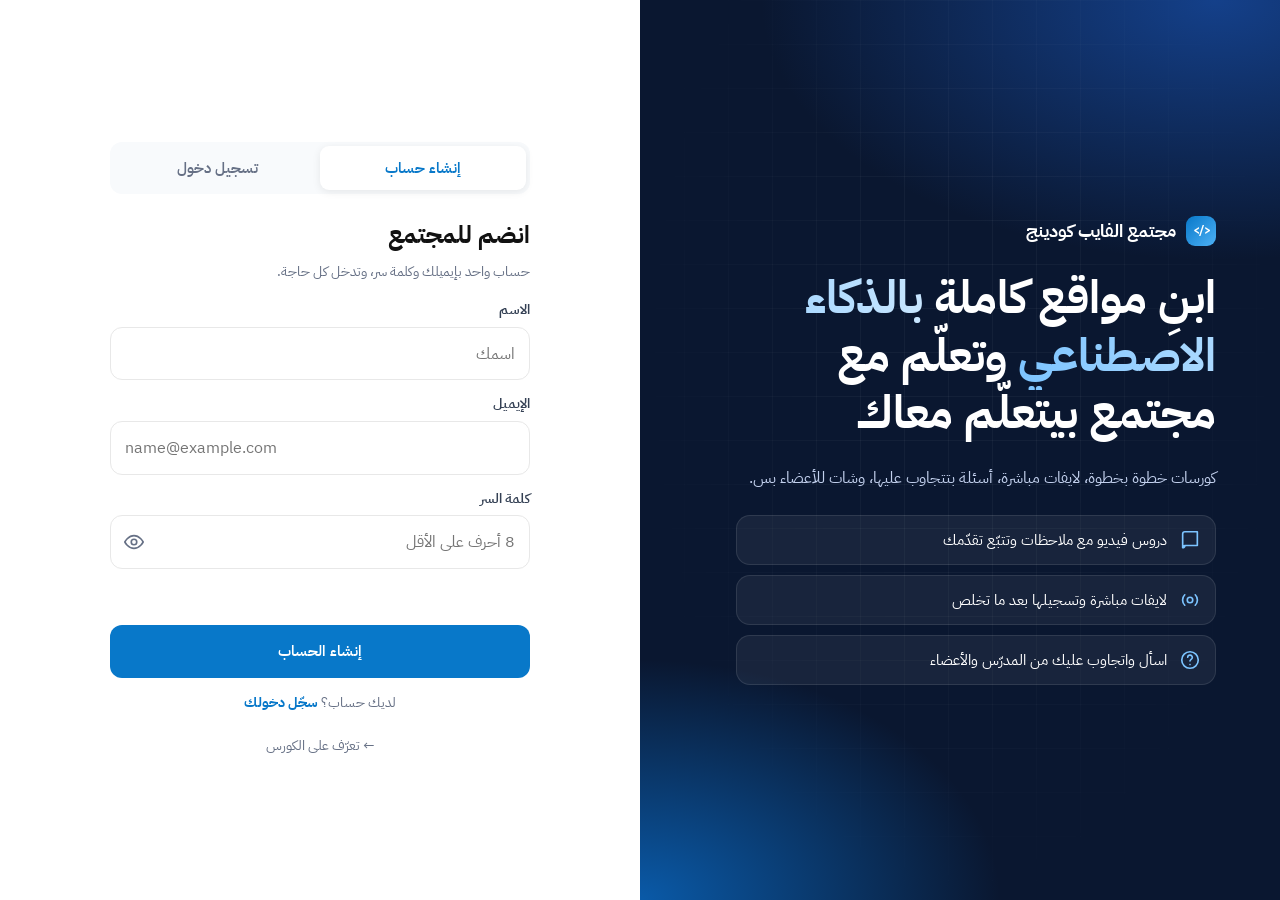
<file: login.html>
<!DOCTYPE html>
<html lang="ar" dir="rtl"><head><meta charset="UTF-8"><meta name="viewport" content="width=device-width, initial-scale=1">
<title>تسجيل الدخول | مجتمع الفايب كودينج</title><meta name="robots" content="noindex, nofollow"><meta name="theme-color" content="#0A1730">
<link rel="icon" href="favicon.svg" type="image/svg+xml">
<link rel="preconnect" href="https://fonts.googleapis.com"><link rel="preconnect" href="https://fonts.gstatic.com" crossorigin>
<link href="https://fonts.googleapis.com/css2?family=IBM+Plex+Sans+Arabic:wght@400;500;600;700;800&display=swap" rel="stylesheet">
<link rel="stylesheet" href="plat.css"></head>
<body class="plt"><div class="au">
 <section class="au-b">
  <a class="logo" href="login"><span class="logo-mark"></span><span>مجتمع الفايب كودينج</span></a>
  <h1>ابنِ مواقع كاملة <b>بالذكاء الاصطناعي</b> وتعلّم مع مجتمع بيتعلّم معاك</h1>
  <p>كورسات خطوة بخطوة، لايفات مباشرة، أسئلة بتتجاوب عليها، وشات للأعضاء بس.</p>
  <div class="au-f">
   <div><svg viewBox="0 0 24 24"><path d="M4 5.5A2.5 2.5 0 016.5 3H20v15H6.5A2.5 2.5 0 004 20.5zM4 20.5A2.5 2.5 0 006.5 18"/></svg>دروس فيديو مع ملاحظات وتتبّع تقدّمك</div>
   <div><svg viewBox="0 0 24 24"><circle cx="12" cy="12" r="3"/><path d="M6.3 6.3a8 8 0 000 11.4M17.7 6.3a8 8 0 010 11.4"/></svg>لايفات مباشرة وتسجيلها بعد ما تخلص</div>
   <div><svg viewBox="0 0 24 24"><circle cx="12" cy="12" r="9"/><path d="M9.5 9a2.5 2.5 0 115 .5c0 1.5-2.5 2-2.5 3.5M12 17h.01"/></svg>اسأل واتجاوب عليك من المدرّس والأعضاء</div>
  </div>
 </section>
 <section class="au-p"><div class="au-c" id="card">
  <div class="vc-tabs" role="tablist"><button id="tS" class="on" role="tab">إنشاء حساب</button><button id="tL" role="tab">تسجيل دخول</button></div>
  <div id="vS"><h2>انضم للمجتمع</h2><p class="muted" style="font-size:14px">حساب واحد بإيميلك وكلمة سر، وتدخل كل حاجة.</p>
   <form id="fS" novalidate>
    <div class="vc-f"><label for="sn">الاسم</label><input id="sn" autocomplete="name" maxlength="40" placeholder="اسمك"></div>
    <div class="vc-f"><label for="se">الإيميل</label><input id="se" type="email" inputmode="email" autocomplete="email" dir="ltr" placeholder="name@example.com"></div>
    <div class="vc-f"><label for="sp">كلمة السر</label><div class="vc-pw"><input id="sp" type="password" autocomplete="new-password" placeholder="8 أحرف على الأقل"><button type="button" class="vc-eye" data-eye="sp" aria-label="إظهار كلمة السر"></button></div></div>
    <div id="cfs"></div><div class="vc-er" id="eS" role="alert"></div>
    <button class="btn btn-p" id="bS" type="submit">إنشاء الحساب</button></form></div>
  <div id="vL" hidden><h2>أهلًا بعودتك</h2><p class="muted" style="font-size:14px">سجّل دخولك وكمّل من مكان ما وقفت.</p>
   <form id="fL" novalidate>
    <div class="vc-f"><label for="le">الإيميل</label><input id="le" type="email" inputmode="email" autocomplete="email" dir="ltr" placeholder="name@example.com"></div>
    <div class="vc-f"><label for="lp">كلمة السر</label><div class="vc-pw"><input id="lp" type="password" autocomplete="current-password"><button type="button" class="vc-eye" data-eye="lp" aria-label="إظهار كلمة السر"></button></div></div>
    <div id="cfl"></div><div class="vc-er" id="eL" role="alert"></div>
    <button class="btn btn-p" id="bL" type="submit">دخول</button></form></div>
  <div class="vc-ok" id="ok" hidden></div><p class="vc-sw" id="sw"></p>
  <a class="au-bk" id="bk" href="#">← تعرّف على الكورس</a>
 </div></section>
</div>
<script src="config.js"></script><script src="vibe.js"></script>
<script>
const EYE='<svg width="22" height="22" viewBox="0 0 24 24" fill="none" stroke="currentColor" stroke-width="1.8" stroke-linecap="round" stroke-linejoin="round"><path d="M2 12s3.6-7 10-7 10 7 10 7-3.6 7-10 7S2 12 2 12z"/><circle cx="12" cy="12" r="3"/></svg>',
 EYEOFF='<svg width="22" height="22" viewBox="0 0 24 24" fill="none" stroke="currentColor" stroke-width="1.8" stroke-linecap="round" stroke-linejoin="round"><path d="M2 12s3.6-7 10-7 10 7 10 7-3.6 7-10 7S2 12 2 12z"/><circle cx="12" cy="12" r="3"/><path d="M3 3l18 18"/></svg>';

if(VU()&&VU().token)location.replace('courses');
$('#bk').href=MAIN_VIBE;
$$('[data-eye]').forEach(b=>{b.innerHTML=EYE;b.onclick=()=>{const i=$('#'+b.dataset.eye),s=i.type==='password';i.type=s?'text':'password';b.innerHTML=s?EYEOFF:EYE}});
function mode(m){const l=m==='login';$('#vS').hidden=l;$('#vL').hidden=!l;$('#tS').classList.toggle('on',!l);$('#tL').classList.toggle('on',l);$('#ok').hidden=true;
 $('#sw').innerHTML=l?'ليس لديك حساب؟ <a href="#signup">أنشئ حسابًا</a>':'لديك حساب؟ <a href="#login">سجّل دخولك</a>';
 if(CF)(l?cfShow('l','#cfl'):cfShow('s','#cfs'))}
$('#tS').onclick=()=>{location.hash='signup'};$('#tL').onclick=()=>{location.hash='login'};
const route=()=>mode(location.hash==='#login'?'login':'signup');
addEventListener('hashchange',route);route();
if(CF){const sc=document.createElement('script');sc.src='https://challenges.cloudflare.com/turnstile/v0/api.js?render=explicit&onload=cfReady';sc.async=true;document.head.appendChild(sc);window.cfReady=()=>route()}
const okMail=v=>/^[^\s@]+@[^\s@]+\.[^\s@]{2,}$/.test(v);
const fail=(el,t)=>{el.textContent=t;const c=$('#card');c.classList.remove('sh');void c.offsetWidth;c.classList.add('sh')};
async function act(btn,er,fn){er.textContent='';btn.disabled=true;try{await fn()}catch(e){fail(er,vmsg(e))}finally{btn.disabled=false}}
const enter=async(j,name)=>{const nm=await ensureMember(j,name);setVU({id:j.user.id,name:nm,email:j.user.email,token:j.access_token,refresh:j.refresh_token});location.replace('courses')};
$('#fS').addEventListener('submit',e=>{e.preventDefault();const name=$('#sn').value.trim(),email=$('#se').value.trim().toLowerCase(),pw=$('#sp').value,er=$('#eS');
 if(name.length<2)return fail(er,'اكتب اسمك (حرفين على الأقل).');
 if(!okMail(email))return fail(er,'اكتب إيميل صحيح.');
 if(/@academy-users\.com$/i.test(email))return fail(er,'استخدم إيميلك الشخصي.');
 if(pw.length<8)return fail(er,'كلمة السر لازم تكون 8 أحرف على الأقل.');
 act($('#bS'),er,async()=>{const j=await vauth('/auth/v1/signup',{email,password:pw,data:{name,vibe:true}},'s');
  if(j.access_token&&j.user)return enter(j,name);
  $('#vS').hidden=true;const ok=$('#ok');ok.hidden=false;ok.textContent='تم إنشاء الحساب. افتح بريدك ('+email+') واضغط على رابط التأكيد، بعدها سجّل دخولك من هنا.';
  $('#sw').innerHTML='<a href="#login">تسجيل الدخول</a>'})});
$('#fL').addEventListener('submit',e=>{e.preventDefault();const email=$('#le').value.trim().toLowerCase(),pw=$('#lp').value,er=$('#eL');
 if(!okMail(email)||!pw)return fail(er,'اكتب الإيميل وكلمة السر.');
 act($('#bL'),er,async()=>{const j=await vauth('/auth/v1/token?grant_type=password',{email,password:pw},'l');
  await enter(j,(j.user.user_metadata&&j.user.user_metadata.name)||email.split('@')[0])})});
</script></body></html>
</file>
<file: plat.css>
/* ===== قسم الفايب كودينج: صفحة الهبوط + التسجيل + المجتمع ===== */
:root{--bl:#0878C9;--bd:#075B98;--tx:#111;--mu:#667085;--bo:#E8E8E8;--soft:#F8FAFC;--w:#fff;--nv:#0A1730;--nv2:#0E2347;--ok:#12b76a;--rd:#ef4444}
*{box-sizing:border-box;margin:0;padding:0}
html{scroll-behavior:smooth}
body{font-family:"IBM Plex Sans Arabic","Noto Sans Arabic",Tahoma,sans-serif;color:var(--tx);background:var(--soft);line-height:1.8;overflow-x:hidden;-webkit-font-smoothing:antialiased;-webkit-tap-highlight-color:transparent}
a{color:inherit;text-decoration:none}button{font:inherit;cursor:pointer;background:none;border:0;color:inherit}
input,textarea,select{font:inherit;color:inherit}
:focus-visible{outline:2px solid var(--bl);outline-offset:3px;border-radius:6px}
.muted{color:var(--mu)}
[hidden]{display:none!important}
.btn{display:inline-flex;align-items:center;justify-content:center;gap:8px;padding:11px 22px;border-radius:12px;font-weight:600;font-size:15px;transition:transform .2s,background .2s,border-color .2s,opacity .2s}
.btn:hover{transform:translateY(-2px)}.btn:disabled{opacity:.6;pointer-events:none}
.btn-p{background:var(--bl);color:#fff}.btn-p:hover{background:var(--bd)}
.btn-o{border:1px solid var(--bo);background:#fff}.btn-o:hover{border-color:var(--bl);color:var(--bl)}
.btn-r{background:#fef3f2;color:#b42318;border:1px solid #fecdca}
.btn-s{padding:6px 14px;font-size:13px;border-radius:9px}


.grid{display:grid;grid-template-columns:repeat(auto-fill,minmax(270px,1fr));gap:14px;margin-top:10px}
.empty{text-align:center;color:var(--mu);padding:36px 12px;background:#fff;border:1px dashed var(--bo);border-radius:18px}
.sk{border-radius:16px;background:linear-gradient(90deg,#eef2f6 25%,#f7f9fb 37%,#eef2f6 63%);background-size:400% 100%;animation:sk 1.4s infinite}@keyframes sk{from{background-position:100% 0}to{background-position:0 0}}
.chip{display:inline-block;padding:2px 10px;border-radius:99px;font-size:12px;font-weight:700;background:#e6f2fb;color:var(--bd)}
.chip.g{background:#ecfdf3;color:#067647}.chip.r{background:#fef3f2;color:#b42318}.chip.y{background:#fffaeb;color:#b54708}
.bar{height:7px;border-radius:99px;background:#e9eef4;overflow:hidden}.bar i{display:block;height:100%;background:linear-gradient(90deg,var(--bl),#4db1f5);border-radius:99px;transition:width .5s}


/* الأسئلة */
.fm{display:flex;flex-direction:column;gap:10px}
.fm input,.fm textarea,.fm select{width:100%;padding:11px 14px;border:1px solid var(--bo);border-radius:12px;background:#fff;font-size:15px}
.fm input:focus,.fm textarea:focus,.fm select:focus{outline:0;border-color:var(--bl);box-shadow:0 0 0 4px rgba(8,120,201,.12)}
.fm textarea{min-height:90px;resize:vertical}
.fm .r2{display:grid;grid-template-columns:1fr 1fr;gap:10px}
.qh{display:flex;justify-content:space-between;gap:10px;align-items:flex-start;cursor:pointer}
.qh h3{font-size:16px;line-height:1.6}.qm{font-size:12.5px;color:var(--mu)}
.qb{white-space:pre-wrap;margin:10px 0;font-size:14.5px;color:#344054}
.an{border-inline-start:3px solid var(--bo);padding:6px 12px;margin:8px 0;background:var(--soft);border-radius:0 10px 10px 0}
.an.st{border-color:var(--bl);background:#f0f8ff}.an small{color:var(--mu)}.an p{white-space:pre-wrap;font-size:14.5px}
.sf{display:flex;gap:8px;margin-top:8px}.sf input{flex:1;padding:10px 12px;border:1px solid var(--bo);border-radius:10px}

/* الشات */
.ch{display:flex;flex-direction:column;background:#fff;border:1px solid var(--bo);border-radius:18px;overflow:hidden;height:min(640px,calc(100dvh - 230px));min-height:420px;margin-top:10px}
.ch-h{padding:12px 16px;border-bottom:1px solid var(--bo);display:flex;justify-content:space-between;align-items:center;font-weight:700}
.ch-pin{padding:8px 16px;background:#fffaeb;border-bottom:1px solid #fedf89;font-size:13.5px;color:#93370d}
.ch-l{flex:1;overflow-y:auto;padding:14px;display:flex;flex-direction:column;gap:8px;background:var(--soft)}
.ms{max-width:82%;align-self:flex-start;background:#fff;border:1px solid var(--bo);border-radius:14px 14px 4px 14px;padding:7px 12px}
.ms.me{align-self:flex-end;background:var(--bl);color:#fff;border-color:var(--bl);border-radius:14px 14px 14px 4px}
.ms.stf{border-color:#9ccdf0;background:#eaf5fe}.ms.me.stf{background:var(--bd)}
.ms small{display:flex;gap:8px;align-items:center;font-size:12px;opacity:.8;font-weight:700}
.ms p{font-size:14.5px;word-break:break-word;white-space:pre-wrap}
.ms .ac{display:flex;gap:6px;margin-top:2px}.ms .ac button{font-size:12px;opacity:.75;text-decoration:underline}
.ch-c{display:flex;gap:8px;padding:10px;border-top:1px solid var(--bo)}
.ch-c input{flex:1;padding:11px 14px;border:1px solid var(--bo);border-radius:12px;font-size:15px}
.ch-c input:focus{outline:0;border-color:var(--bl)}
.ch-n{text-align:center;font-size:13px;color:#b54708;background:#fffaeb;padding:6px}

/* الإدارة */
.ad-sub{display:flex;gap:8px;margin:6px 0 12px;flex-wrap:wrap}
.ad-sub button{padding:6px 14px;border-radius:9px;border:1px solid var(--bo);background:#fff;font-size:13.5px;font-weight:600}
.ad-sub button.on{background:var(--nv);border-color:var(--nv);color:#fff}
.ad-r{display:flex;gap:10px;align-items:center;justify-content:space-between;padding:10px 0;border-bottom:1px solid var(--bo);flex-wrap:wrap}
.ad-r:last-child{border:0}.ad-r b{font-size:14.5px}.ad-r .x{display:flex;gap:6px;flex-wrap:wrap}
.ad-g{display:grid;grid-template-columns:minmax(0,1fr) minmax(0,1.1fr);gap:14px;align-items:start}
@media(max-width:900px){.ad-g{grid-template-columns:1fr}}
#tst{position:fixed;bottom:18px;inset-inline:0;display:flex;flex-direction:column;align-items:center;gap:8px;z-index:90;pointer-events:none}
.ts{background:#101828;color:#fff;padding:10px 18px;border-radius:12px;font-size:14px;font-weight:600;box-shadow:0 10px 30px rgba(0,0,0,.25);animation:fi .25s}.ts.bad{background:#b42318}

/* ===== منصة الفايب كودينج: التخطيط ===== */
:root{--sb:264px;--sh:0 1px 2px rgba(16,24,40,.04),0 6px 24px rgba(16,24,40,.05)}
body.plt{background:#F3F6FB}
.logo{display:flex;align-items:center;gap:10px;font-weight:800;font-size:18px}
.logo-mark{width:30px;height:30px;border-radius:9px;background:linear-gradient(135deg,#0878C9,#4db1f5);display:grid;place-items:center;color:#fff;font-size:12px;font-weight:800;direction:ltr}
.logo-mark::before{content:"</>";letter-spacing:-1px}
.app{display:grid;grid-template-columns:var(--sb) minmax(0,1fr);min-height:100dvh}
.sb{position:sticky;top:0;height:100dvh;display:flex;flex-direction:column;gap:6px;padding:18px 14px;color:#c3d1ee;background:radial-gradient(500px 300px at 100% 0,#14408a55,transparent 70%),linear-gradient(180deg,#0A1730,#0b1c3b)}
.sb .logo{color:#fff;padding:4px 8px 16px;border-bottom:1px solid rgba(255,255,255,.08);margin-bottom:10px}
.sb-l{font-size:11.5px;color:#7f93b8;padding:8px 12px 4px;font-weight:700;letter-spacing:.3px}
.nv{display:flex;align-items:center;gap:12px;padding:11px 12px;border-radius:12px;font-weight:600;font-size:15px;color:#c3d1ee;transition:background .2s,color .2s;position:relative}
.nv svg{width:20px;height:20px;flex:none;stroke:currentColor;fill:none;stroke-width:1.8;stroke-linecap:round;stroke-linejoin:round}
.nv:hover{background:rgba(255,255,255,.07);color:#fff}
.nv.on{background:rgba(77,177,245,.16);color:#fff}.nv.on::before{content:"";position:absolute;inset-inline-start:-14px;top:9px;bottom:9px;width:4px;border-radius:0 4px 4px 0;background:#4db1f5}
.nv i.dot{width:8px;height:8px;border-radius:50%;background:#ef4444;margin-inline-start:auto;animation:vp2 1.6s infinite}
.sb-u{margin-top:auto;background:rgba(255,255,255,.06);border:1px solid rgba(255,255,255,.1);border-radius:14px;padding:12px;display:flex;align-items:center;gap:10px}
.av{flex:none;width:38px;height:38px;border-radius:12px;background:linear-gradient(135deg,#0878C9,#4db1f5);color:#fff;display:grid;place-items:center;font-weight:800}
.sb-u b{display:block;color:#fff;font-size:14px;line-height:1.3;overflow:hidden;text-overflow:ellipsis;white-space:nowrap;max-width:112px}.sb-u small{color:#8fa5cc;font-size:12px}
.sb-u button{margin-inline-start:auto;width:34px;height:34px;border-radius:10px;display:grid;place-items:center;color:#c3d1ee}.sb-u button:hover{background:rgba(255,255,255,.1);color:#fff}
.sb-u button svg{width:19px;height:19px;stroke:currentColor;fill:none;stroke-width:1.8;stroke-linecap:round;stroke-linejoin:round}
.mn{min-width:0;display:flex;flex-direction:column}
.tb{display:none}
#pg{width:min(1180px,100%);margin:0 auto;padding:28px clamp(16px,3vw,36px) 60px;flex:1}
.ph{display:flex;justify-content:space-between;align-items:flex-end;gap:14px;flex-wrap:wrap;margin-bottom:22px}
.ph h1{font-size:clamp(24px,3vw,30px);font-weight:800;line-height:1.3}.ph p{color:var(--mu);margin-top:2px}
.crumb{font-size:13.5px;color:var(--mu);margin-bottom:6px}.crumb a{color:var(--bl);font-weight:600}.crumb a:hover{text-decoration:underline}
.card{background:#fff;border:1px solid #E6EAF2;border-radius:16px;padding:16px 18px;box-shadow:var(--sh)}
@media(max-width:900px){
 .app{grid-template-columns:1fr}.sb{display:none}
 .tb{display:flex;position:sticky;top:0;z-index:30;align-items:center;justify-content:space-between;padding:10px 16px;background:rgba(255,255,255,.95);backdrop-filter:blur(8px);border-bottom:1px solid var(--bo)}
 .tb .av{width:34px;height:34px;border-radius:10px}
 #pg{padding-bottom:96px}
 .bn{display:grid;grid-auto-flow:column;grid-auto-columns:1fr;position:fixed;bottom:0;inset-inline:0;z-index:40;background:#fff;border-top:1px solid var(--bo);padding:6px 4px calc(6px + env(safe-area-inset-bottom,0px))}
 .bn a{display:flex;flex-direction:column;align-items:center;gap:2px;font-size:11.5px;font-weight:600;color:var(--mu);padding:4px;position:relative}
 .bn a svg{width:22px;height:22px;stroke:currentColor;fill:none;stroke-width:1.8;stroke-linecap:round;stroke-linejoin:round}
 .bn a.on{color:var(--bl)}.bn a i.dot{position:absolute;top:2px;inset-inline-end:28%;width:8px;height:8px;border-radius:50%;background:var(--rd)}}
@media(min-width:901px){.bn{display:none}}

/* إحصائيات */
.stt{display:grid;grid-template-columns:repeat(4,1fr);gap:12px;margin-bottom:18px}
.stc{display:flex;align-items:center;gap:12px;background:#fff;border:1px solid #E6EAF2;border-radius:16px;padding:14px 16px;box-shadow:var(--sh)}
.stc svg{width:42px;height:42px;padding:10px;border-radius:12px;background:#e6f2fb;stroke:var(--bl);fill:none;stroke-width:1.8;stroke-linecap:round;stroke-linejoin:round;flex:none}
.stc b{display:block;font-size:22px;line-height:1.2;font-weight:800}.stc span{font-size:13px;color:var(--mu)}
@media(max-width:800px){.stt{grid-template-columns:repeat(2,1fr)}}

/* كمّل من حيث وقفت */
.cont{display:flex;align-items:center;justify-content:space-between;gap:18px;flex-wrap:wrap;background:radial-gradient(600px 240px at 0 0,#1a5bb855,transparent 70%),linear-gradient(135deg,#0A1730,#0f3a78);color:#fff;border-radius:20px;padding:22px 24px;margin-bottom:22px}
.cont small{color:#9fc2f0;font-weight:700}.cont h2{font-size:22px;margin:2px 0 10px}
.cont .bar{background:rgba(255,255,255,.18);width:min(360px,70vw)}.cont .bar i{background:linear-gradient(90deg,#4db1f5,#9ad4ff)}
.cont p{font-size:13.5px;color:#c3d1ee;margin-top:6px}
.btn-w{background:#fff;color:var(--nv)}.btn-w:hover{background:#eaf5fe}

/* الكورسات */
.cg{display:grid;grid-template-columns:repeat(auto-fill,minmax(280px,1fr));gap:18px}
.cc{display:flex;flex-direction:column;background:#fff;border:1px solid #E6EAF2;border-radius:18px;overflow:hidden;box-shadow:var(--sh);transition:transform .25s,box-shadow .25s}
.cc:hover{transform:translateY(-5px);box-shadow:0 18px 40px rgba(8,120,201,.16)}
.cc-cv{aspect-ratio:16/9;position:relative;display:grid;place-items:center;color:#fff;overflow:hidden}
.cc-cv img{position:absolute;inset:0;width:100%;height:100%;object-fit:cover}
.cc-cv b{font-size:38px;direction:ltr;opacity:.92;font-weight:800}
.cc-cv .chip{position:absolute;top:12px;inset-inline-start:12px;background:rgba(255,255,255,.92);z-index:1}
.cc-b{padding:16px;display:flex;flex-direction:column;gap:8px;flex:1}
.cc-b h3{font-size:17.5px;line-height:1.5}.cc-b p{font-size:14px;color:var(--mu);display:-webkit-box;-webkit-line-clamp:2;-webkit-box-orient:vertical;overflow:hidden;flex:1}
.cc-m{display:flex;justify-content:space-between;align-items:center;font-size:13px;color:var(--mu)}.cc-m b{color:var(--bd)}
.cc-ct{margin-top:6px;display:flex;align-items:center;justify-content:center;gap:6px;font-weight:700;font-size:14px;color:var(--bl);padding:9px;border-radius:11px;background:#eef7fd}
.cc:hover .cc-ct{background:var(--bl);color:#fff}

/* صفحة الدرس */
.cv{display:grid;grid-template-columns:minmax(0,1fr) 350px;gap:18px;align-items:start}
.pl{position:relative;aspect-ratio:16/9;border-radius:18px;overflow:hidden;background:#0b1220;box-shadow:var(--sh)}
.pl iframe,.pl video{position:absolute;inset:0;width:100%;height:100%;border:0}
.pl .np{position:absolute;inset:0;display:grid;place-items:center;color:#b9c8e6;text-align:center;padding:20px}
.lh{display:flex;justify-content:space-between;gap:12px;align-items:flex-start;flex-wrap:wrap}.lh h2{font-size:20px;line-height:1.5}
.lnav{display:flex;gap:8px;margin-top:14px;flex-wrap:wrap}
.nt{white-space:pre-wrap;font-size:15px;color:#344054;margin-top:14px;padding-top:14px;border-top:1px dashed var(--bo)}
.pc{position:sticky;top:18px}
.pc-h{display:flex;justify-content:space-between;align-items:center;margin-bottom:10px}.pc-h b{font-size:16px}
.ls{display:flex;flex-direction:column;gap:6px;max-height:520px;overflow-y:auto;margin-top:12px}
.li{display:flex;gap:10px;align-items:center;padding:10px 12px;border:1px solid var(--bo);border-radius:12px;background:#fff;text-align:start;width:100%;transition:.15s}
.li:hover{border-color:var(--bl)}.li.on{border-color:var(--bl);background:#f0f8ff}
.li .n{flex:none;width:28px;height:28px;border-radius:50%;background:var(--soft);display:grid;place-items:center;font-size:12.5px;font-weight:700;color:var(--mu)}
.li.dn .n{background:var(--ok);color:#fff}.li b{font-size:14px;line-height:1.5;font-weight:600}
@media(max-width:980px){.cv{grid-template-columns:1fr}.pc{position:static}.ls{max-height:none}}

/* اللايفات */
.lv-now{background:linear-gradient(135deg,#0A1730,#0e3a7a);color:#fff;border-radius:20px;padding:18px;margin-bottom:22px}
.lv-now .tt{display:flex;align-items:center;gap:10px;margin-bottom:12px;font-weight:700;font-size:17px}
.lv-now .tt i{width:10px;height:10px;border-radius:50%;background:#ef4444;animation:vp2 1.4s infinite}
.sec-t{font-size:18px;font-weight:800;margin:24px 0 12px}
.lvr{display:flex;gap:16px;align-items:center;background:#fff;border:1px solid #E6EAF2;border-radius:16px;padding:14px 16px;box-shadow:var(--sh)}
.lvd{flex:none;width:62px;text-align:center;border-radius:14px;background:#e6f2fb;color:var(--bd);padding:8px 0;line-height:1.2}
.lvd b{display:block;font-size:24px;font-weight:800}.lvd span{font-size:12.5px;font-weight:700}
.lvr .lvb{flex:1;min-width:0}.lvr h3{font-size:16.5px}.lvr p{font-size:13.5px;color:var(--mu)}.lvr small{color:var(--bd);font-weight:700;font-size:13px}
@media(max-width:560px){.lvr{flex-wrap:wrap}.lvr .lvb{flex-basis:calc(100% - 80px)}}

/* فلتر الأسئلة */
.fl{display:flex;gap:8px;margin:18px 0 12px;flex-wrap:wrap}
.fl button{padding:7px 16px;border-radius:99px;border:1px solid var(--bo);background:#fff;font-weight:600;font-size:14px;color:#344054}
.fl button.on{background:var(--nv);color:#fff;border-color:var(--nv)}

/* الشات: بملء الشاشة */
.ch{height:calc(100dvh - 190px);min-height:420px;margin-top:0;box-shadow:var(--sh)}
@media(max-width:900px){.ch{height:calc(100dvh - 230px)}}
.apill{display:flex;gap:8px;margin-bottom:16px;flex-wrap:wrap}
.apill a{padding:8px 16px;border-radius:99px;border:1px solid var(--bo);background:#fff;font-weight:600;font-size:14px}
.apill a.on{background:var(--nv);color:#fff;border-color:var(--nv)}

/* تسجيل الدخول */
.au{display:grid;grid-template-columns:1fr 1fr;min-height:100dvh}
.au-b{background:radial-gradient(700px 400px at 90% 0,#14408a,transparent 65%),radial-gradient(600px 400px at 0 100%,#0a5aa8,transparent 60%),var(--nv);color:#fff;padding:48px clamp(24px,5vw,72px);display:flex;flex-direction:column;justify-content:center;gap:22px;position:relative;overflow:hidden}
.au-b::before{content:"";position:absolute;inset:0;background-image:linear-gradient(rgba(255,255,255,.04) 1px,transparent 1px),linear-gradient(90deg,rgba(255,255,255,.04) 1px,transparent 1px);background-size:44px 44px;mask-image:radial-gradient(ellipse at 50% 40%,#000 25%,transparent 75%)}
.au-b>*{position:relative}.au-b h1{font-size:clamp(30px,4vw,46px);line-height:1.25;font-weight:800}.au-b h1 b{background:linear-gradient(90deg,#7cc4ff,#c8e6ff);-webkit-background-clip:text;background-clip:text;color:transparent}
.au-b p{color:#c3d1ee;max-width:480px}.au-b .logo{color:#fff}
.au-f{display:grid;gap:10px;max-width:480px}.au-f div{display:flex;gap:12px;align-items:center;background:rgba(255,255,255,.06);border:1px solid rgba(255,255,255,.1);border-radius:14px;padding:11px 14px;font-size:14.5px}
.au-f svg{width:22px;height:22px;stroke:#7cc4ff;fill:none;stroke-width:1.8;stroke-linecap:round;stroke-linejoin:round;flex:none}
.au-p{display:flex;align-items:center;justify-content:center;padding:32px 20px;background:#fff}
.au-c{width:min(420px,100%)}.au-c.sh{animation:shk .4s}@keyframes shk{25%{transform:translateX(-8px)}75%{transform:translateX(8px)}}
.vc-tabs{display:grid;grid-template-columns:1fr 1fr;background:var(--soft);border-radius:12px;padding:4px;margin-bottom:20px}
.vc-tabs button{padding:9px;border-radius:9px;font-weight:600;font-size:14.5px;color:var(--mu);transition:.2s}.vc-tabs button.on{background:#fff;color:var(--bl);box-shadow:0 2px 8px rgba(0,0,0,.08)}
.au-c h2{font-size:24px;margin-bottom:2px}.au-c form{display:flex;flex-direction:column;gap:12px;margin-top:14px}
.vc-f label{display:block;font-size:13.5px;font-weight:600;margin-bottom:4px;color:#344054}
.vc-f input{width:100%;padding:12px 14px;border:1px solid var(--bo);border-radius:12px;background:#fff;font-size:15.5px;transition:border-color .2s,box-shadow .2s}
.vc-f input:focus{outline:0;border-color:var(--bl);box-shadow:0 0 0 4px rgba(8,120,201,.12)}
.vc-pw{position:relative}.vc-pw input{padding-inline-end:44px}.vc-eye{position:absolute;inset-inline-end:6px;top:50%;transform:translateY(-50%);width:36px;height:36px;display:grid;place-items:center;color:var(--mu)}
.vc-er{min-height:20px;color:#b42318;font-size:13.5px;font-weight:600}
.vc-ok{background:#ecfdf3;border:1px solid #abefc6;color:#067647;border-radius:12px;padding:12px 14px;font-size:14px;font-weight:600}
.vc-sw{text-align:center;font-size:14px;color:var(--mu);margin-top:12px}.vc-sw a{color:var(--bl);font-weight:700}
.au-c .btn{width:100%;padding:13px}.au-bk{display:block;text-align:center;margin-top:18px;font-size:14px;color:var(--mu)}.au-bk:hover{color:var(--bl)}
@media(max-width:860px){.au{grid-template-columns:1fr}.au-b{padding:28px 22px;gap:14px}.au-f{display:none}.au-b h1{font-size:28px}}
@media(prefers-reduced-motion:reduce){*{animation:none!important;transition:none!important}}

/* ===== صفحة المدرسين ===== */
.tp-tabs{display:flex;gap:8px;margin-bottom:18px;flex-wrap:wrap}
.tp-tabs a{padding:8px 16px;border-radius:99px;border:1px solid var(--bo);background:#fff;font-weight:600;font-size:14px}
.tp-tabs a.on{background:var(--nv);color:#fff;border-color:var(--nv)}
.tp-next{display:flex;align-items:center;gap:14px;flex-wrap:wrap;background:linear-gradient(135deg,#0A1730,#14408a);color:#fff;border-radius:18px;padding:16px 20px;margin-bottom:16px}
.tp-next small{color:#a9bde3;display:block}.tp-next b{font-size:17px}
.tp-flow{display:flex;flex-direction:column;gap:0;counter-reset:st}
.tp-st{display:grid;grid-template-columns:44px 1fr;gap:14px;position:relative;padding-bottom:16px}
.tp-st:not(:last-child)::before{content:"";position:absolute;inset-inline-start:21px;top:44px;bottom:0;width:2px;background:#dbe6f3}
.tp-n{width:44px;height:44px;border-radius:14px;background:var(--bl);color:#fff;display:grid;place-items:center;font-weight:800;font-size:17px}
.tp-st .card h3{font-size:16px;margin-bottom:2px}.tp-st .card p{color:#475467;font-size:14.5px;white-space:pre-wrap}
.tp-ep{display:inline-block;direction:ltr;font-family:ui-monospace,Menlo,Consolas,monospace;font-size:12.5px;background:#f2f6fb;border:1px solid #e1e9f3;border-radius:8px;padding:2px 8px;color:#075B98;margin:4px 0;word-break:break-all}
.tp-g{display:grid;grid-template-columns:repeat(auto-fill,minmax(290px,1fr));gap:14px}
.tp-g .card h3{font-size:16px}.tp-g .card p{color:#475467;font-size:14.5px;white-space:pre-wrap}
.tp-day{font-weight:800;margin:18px 0 8px;color:var(--nv)}
.tp-se{display:grid;grid-template-columns:120px 1fr auto;gap:14px;align-items:center}
.tp-se.me{border-color:#9ccdf0;background:#f0f8ff}
.tp-tm{font-weight:800;direction:ltr;text-align:center;font-size:14.5px;line-height:1.5}.tp-tm small{display:block;color:var(--mu);font-weight:600}
@media(max-width:640px){.tp-se{grid-template-columns:1fr}.tp-tm{text-align:start}}
.tp-ai{display:flex;flex-direction:column;background:#fff;border:1px solid var(--bo);border-radius:18px;overflow:hidden;height:min(660px,calc(100dvh - 250px));min-height:440px}
.tp-ml{flex:1;overflow-y:auto;padding:16px;display:flex;flex-direction:column;gap:10px;background:var(--soft)}
.tp-m{max-width:88%;padding:10px 14px;border-radius:14px;font-size:14.5px;line-height:1.9;word-break:break-word;background:#fff;border:1px solid var(--bo);align-self:flex-start;border-end-start-radius:4px}
.tp-m.u{align-self:flex-end;background:var(--bl);color:#fff;border-color:var(--bl);border-end-start-radius:14px;border-end-end-radius:4px}
.tp-m p{margin:0 0 6px}.tp-m p:last-child{margin:0}.tp-m ul{margin:4px 0;padding-inline-start:20px}
.tp-m code{direction:ltr;unicode-bidi:embed;font-family:ui-monospace,Menlo,Consolas,monospace;font-size:13px;background:rgba(16,24,40,.07);padding:1px 6px;border-radius:6px}
.tp-m pre{direction:ltr;text-align:left;background:#0A1730;color:#e6edf9;padding:12px;border-radius:10px;overflow-x:auto;margin:6px 0;font-size:13px;line-height:1.6}
.tp-m pre code{background:none;padding:0;color:inherit}
.tp-sg{display:flex;gap:8px;flex-wrap:wrap;padding:10px 14px;border-top:1px solid var(--bo)}
.tp-sg button{padding:6px 14px;border-radius:99px;border:1px solid var(--bo);background:#fff;font-size:13.5px;font-weight:600}.tp-sg button:hover{border-color:var(--bl);color:var(--bl)}
.tp-dots{display:inline-flex;gap:4px;padding:4px 0}.tp-dots i{width:7px;height:7px;border-radius:50%;background:#98a2b3;animation:tpd 1.1s infinite}.tp-dots i:nth-child(2){animation-delay:.15s}.tp-dots i:nth-child(3){animation-delay:.3s}
@keyframes tpd{0%,80%,100%{opacity:.25}40%{opacity:1}}

/* ===== المنهج ===== */
.cu-sum{display:grid;grid-template-columns:repeat(auto-fit,minmax(150px,1fr));gap:12px;margin-bottom:14px}
.cu-sum .card{padding:12px 16px}.cu-sum b{display:block;font-size:24px;line-height:1.3}.cu-sum small{color:var(--mu)}
.cu-load{display:flex;gap:6px;flex-wrap:wrap;margin-bottom:12px}
.cu-bar{display:flex;gap:8px;align-items:center;flex-wrap:wrap;margin-bottom:14px}
.cu-bar select{padding:8px 12px;border:1px solid var(--bo);border-radius:10px;background:#fff;font-weight:600;font-size:14px}
#cuSv{font-size:13px;color:#067647;font-weight:700;opacity:0;transition:opacity .3s;margin-inline-start:4px}
.cu-sec{padding:0;margin-bottom:10px;overflow:hidden}
.cu-sec>summary{list-style:none;display:grid;grid-template-columns:44px 1fr 150px;gap:14px;align-items:center;padding:14px 16px;cursor:pointer}
.cu-sec>summary::-webkit-details-marker{display:none}
.cu-sec>summary::after{content:"";position:absolute}
.cu-n{width:40px;height:40px;font-size:16px;border-radius:12px}
.cu-ti b{display:block;font-size:16.5px;line-height:1.5}.cu-ti small{font-size:13px}
.cu-sec[open]>summary{border-bottom:1px solid var(--bo);background:#f8fbff}
.cu-body{padding:14px 16px 16px;display:flex;flex-direction:column;gap:10px}
.cu-sh{display:grid;grid-template-columns:1fr 1.4fr;gap:8px}
.cu-body input,.cu-body textarea,.cu-body select{font:inherit;border:1px solid var(--bo);border-radius:10px;padding:8px 10px;background:#fff;width:100%}
.cu-body input:focus,.cu-body textarea:focus,.cu-body select:focus{outline:0;border-color:var(--bl);box-shadow:0 0 0 3px rgba(8,120,201,.12)}
.cu-sh input:first-child{font-weight:800}
.cu-t{border:1px solid #e6ecf4;border-radius:12px;padding:10px;background:#fcfdff;display:flex;flex-direction:column;gap:8px}
.cu-r1{display:grid;grid-template-columns:128px 1fr;gap:8px;align-items:start}
.cu-r1 textarea{resize:none;overflow:hidden;line-height:1.7;border-color:transparent;background:transparent;font-weight:600}
.cu-r1 textarea:hover{border-color:var(--bo)}
.cu-r2{display:flex;gap:8px;align-items:center;flex-wrap:wrap}
.cu-r2 select{width:auto;min-width:150px;flex:1;max-width:240px}.cu-r2 input[type=number]{width:96px}
.cu-st{font-weight:700;font-size:13.5px}
.cu-st.s-todo{background:#f2f4f7!important}.cu-st.s-doing{background:#fffaeb!important;color:#b54708;border-color:#fedf89!important}.cu-st.s-ready{background:#ecfdf3!important;color:#067647;border-color:#abefc6!important}
.cu-ic{padding:5px 10px;border-radius:8px;border:1px solid var(--bo);background:#fff;font-size:13px;font-weight:600;color:#344054}
.cu-ic:hover{border-color:var(--bl);color:var(--bl)}.cu-ic.r{color:#b42318}.cu-ic.r:hover{border-color:#b42318}
.cu-add{display:flex;gap:8px}.cu-ft{display:flex;gap:8px;flex-wrap:wrap;padding-top:6px;border-top:1px dashed var(--bo)}
@media(max-width:700px){.cu-sec>summary{grid-template-columns:40px 1fr}.cu-pb{grid-column:1/-1}.cu-sh,.cu-r1{grid-template-columns:1fr}}

.sm{width:100%;min-height:300px;border:1px solid var(--bo);border-radius:14px;background:#fff}
.qq{margin:14px 0}.qq label{display:block;padding:9px 12px;border:1px solid var(--bo);border-radius:10px;margin:6px 0;cursor:pointer}.qq label:hover{border-color:var(--bl)}
.ex{font-size:13.5px;margin-top:4px;font-weight:600}.ex.ok{color:#067647}.ex.no{color:#b42318}
.rt{width:100%;border-collapse:collapse;font-size:14px}.rt th,.rt td{padding:9px 10px;border-bottom:1px solid var(--bo);text-align:right;white-space:nowrap}.rt th{color:var(--mu);font-size:12.5px}
</file>
